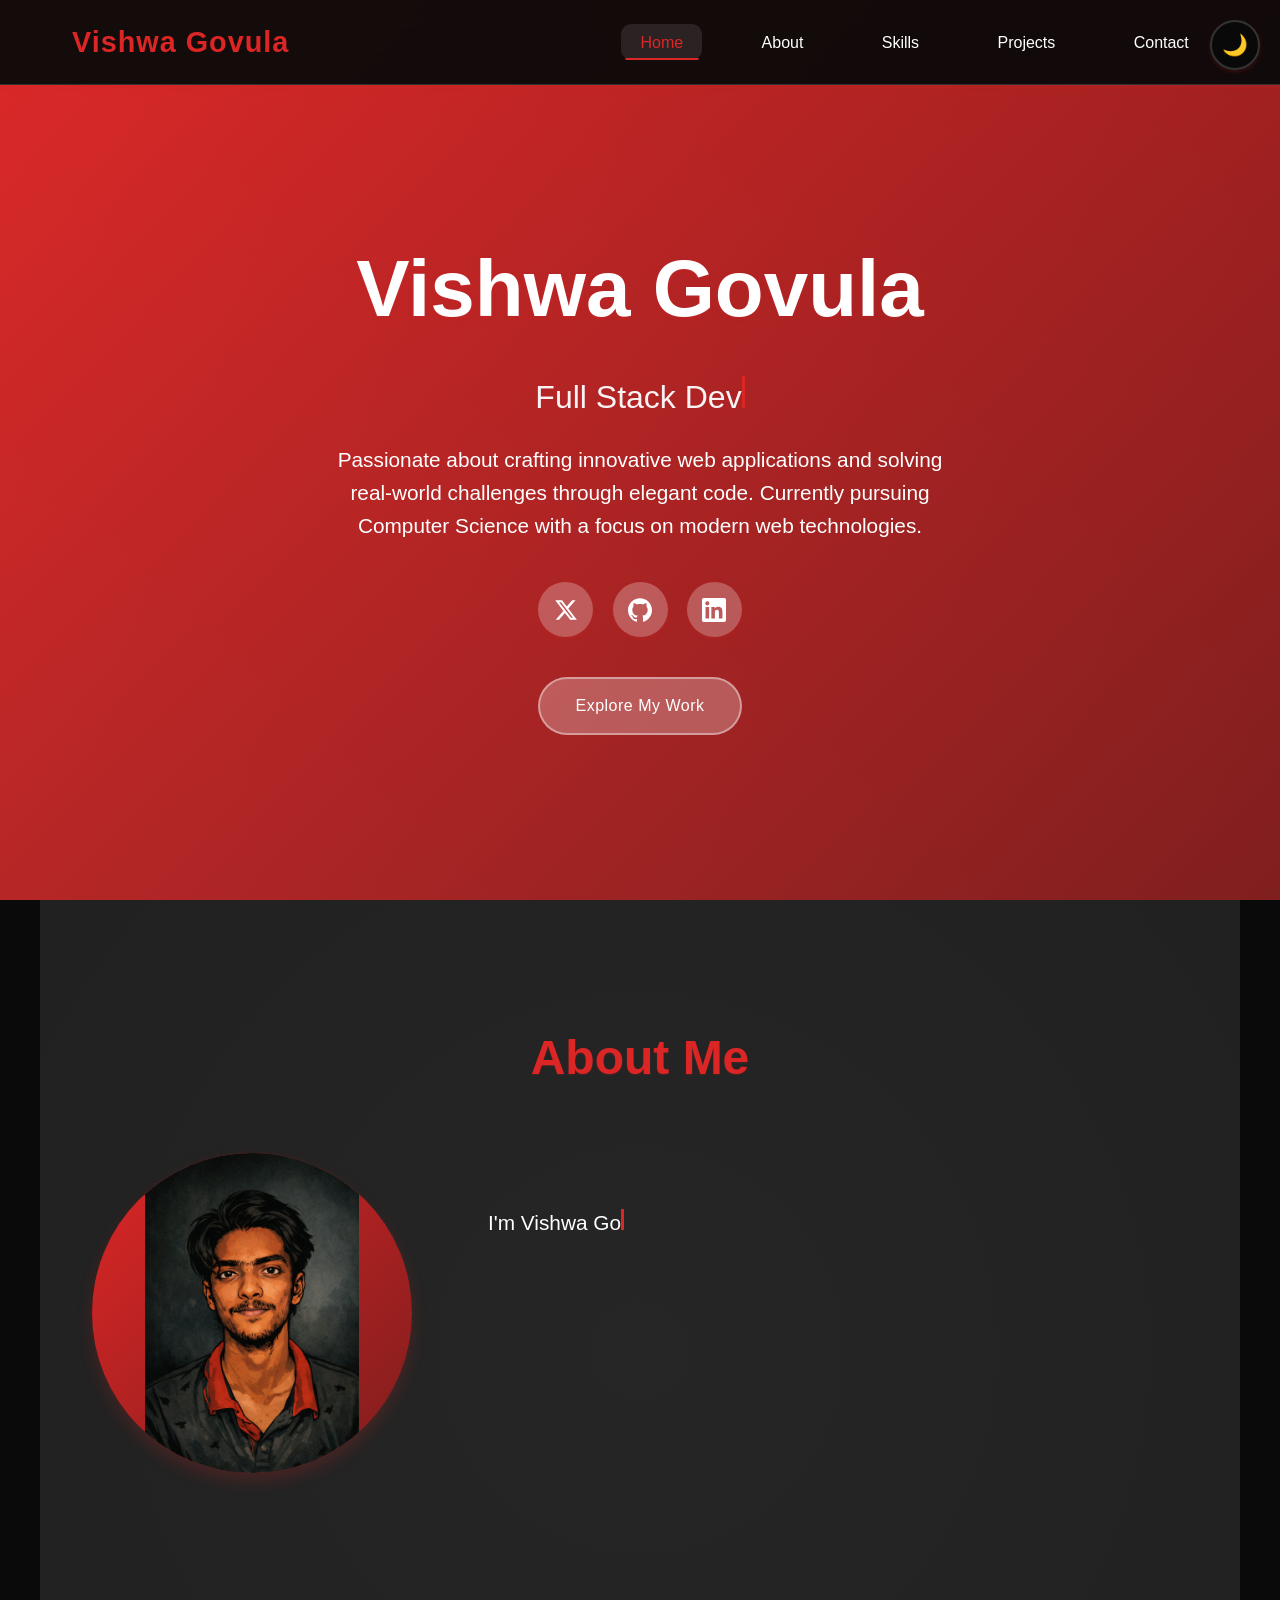
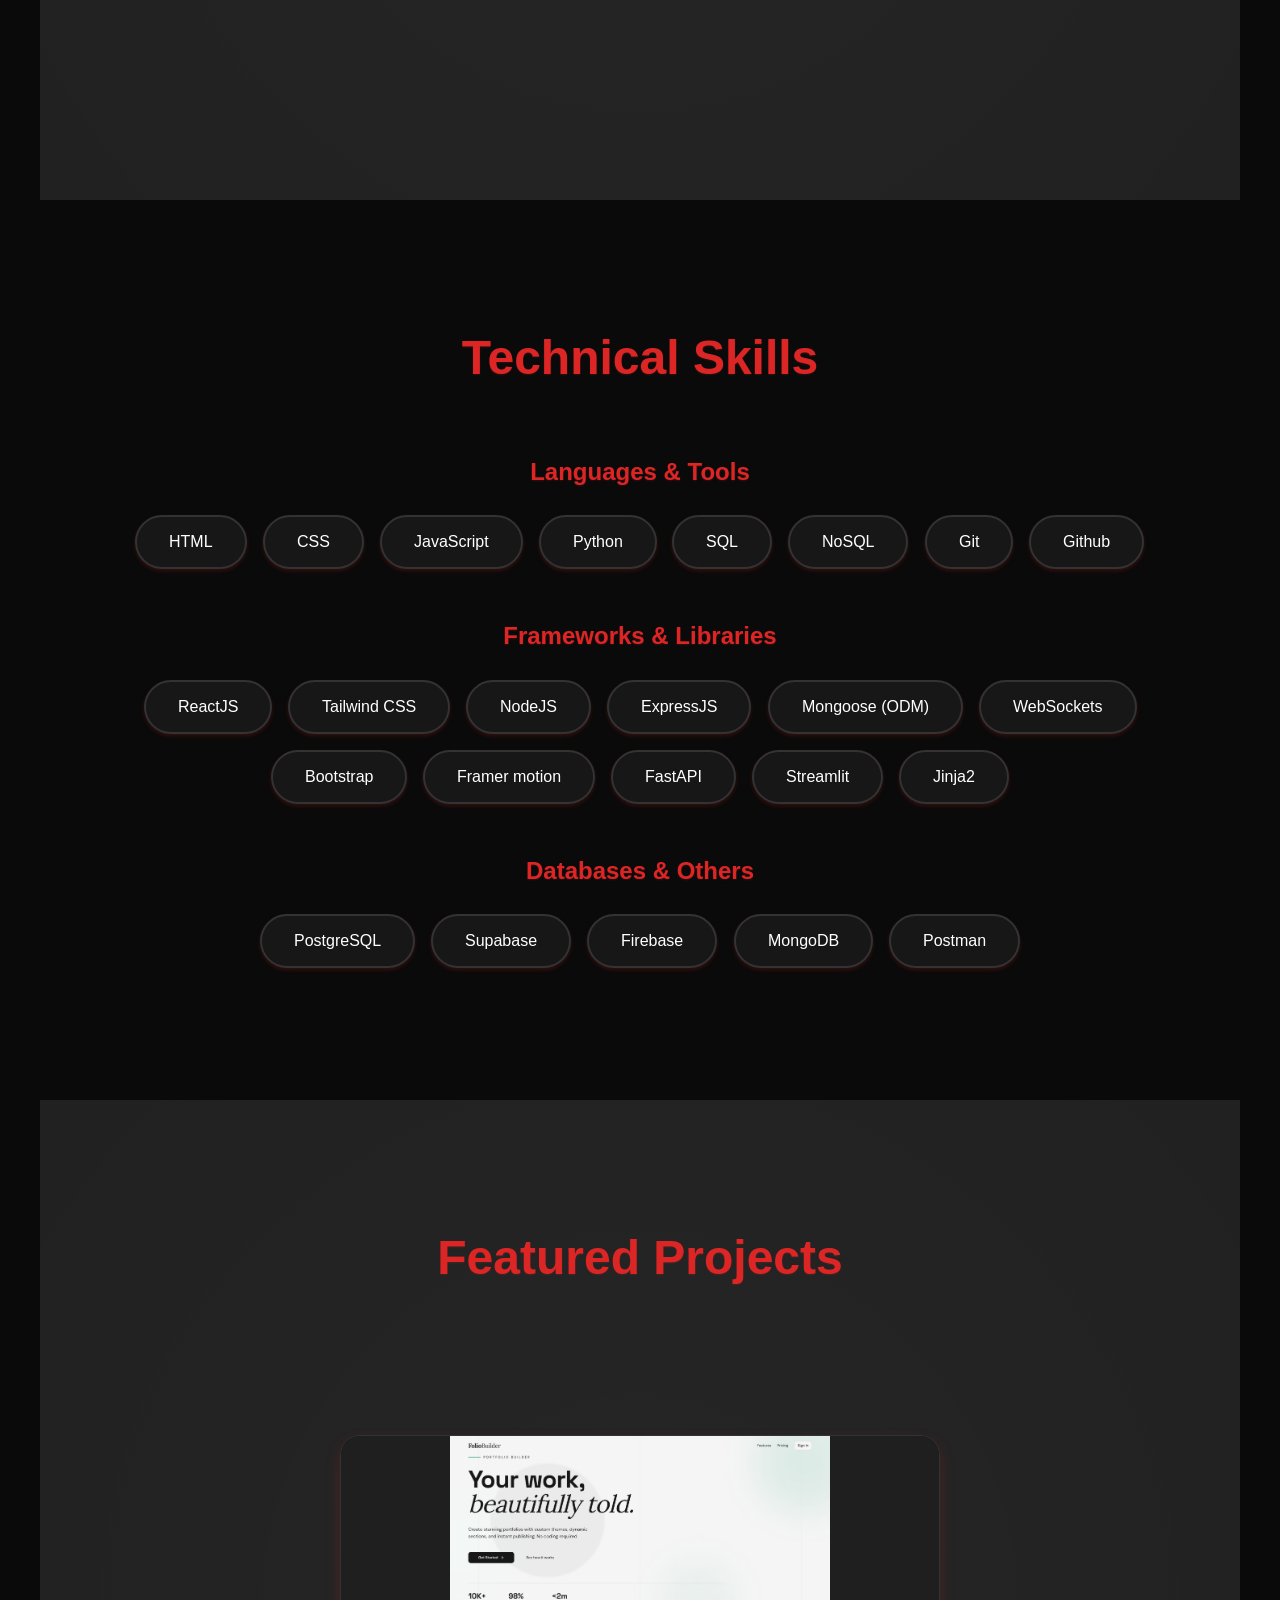
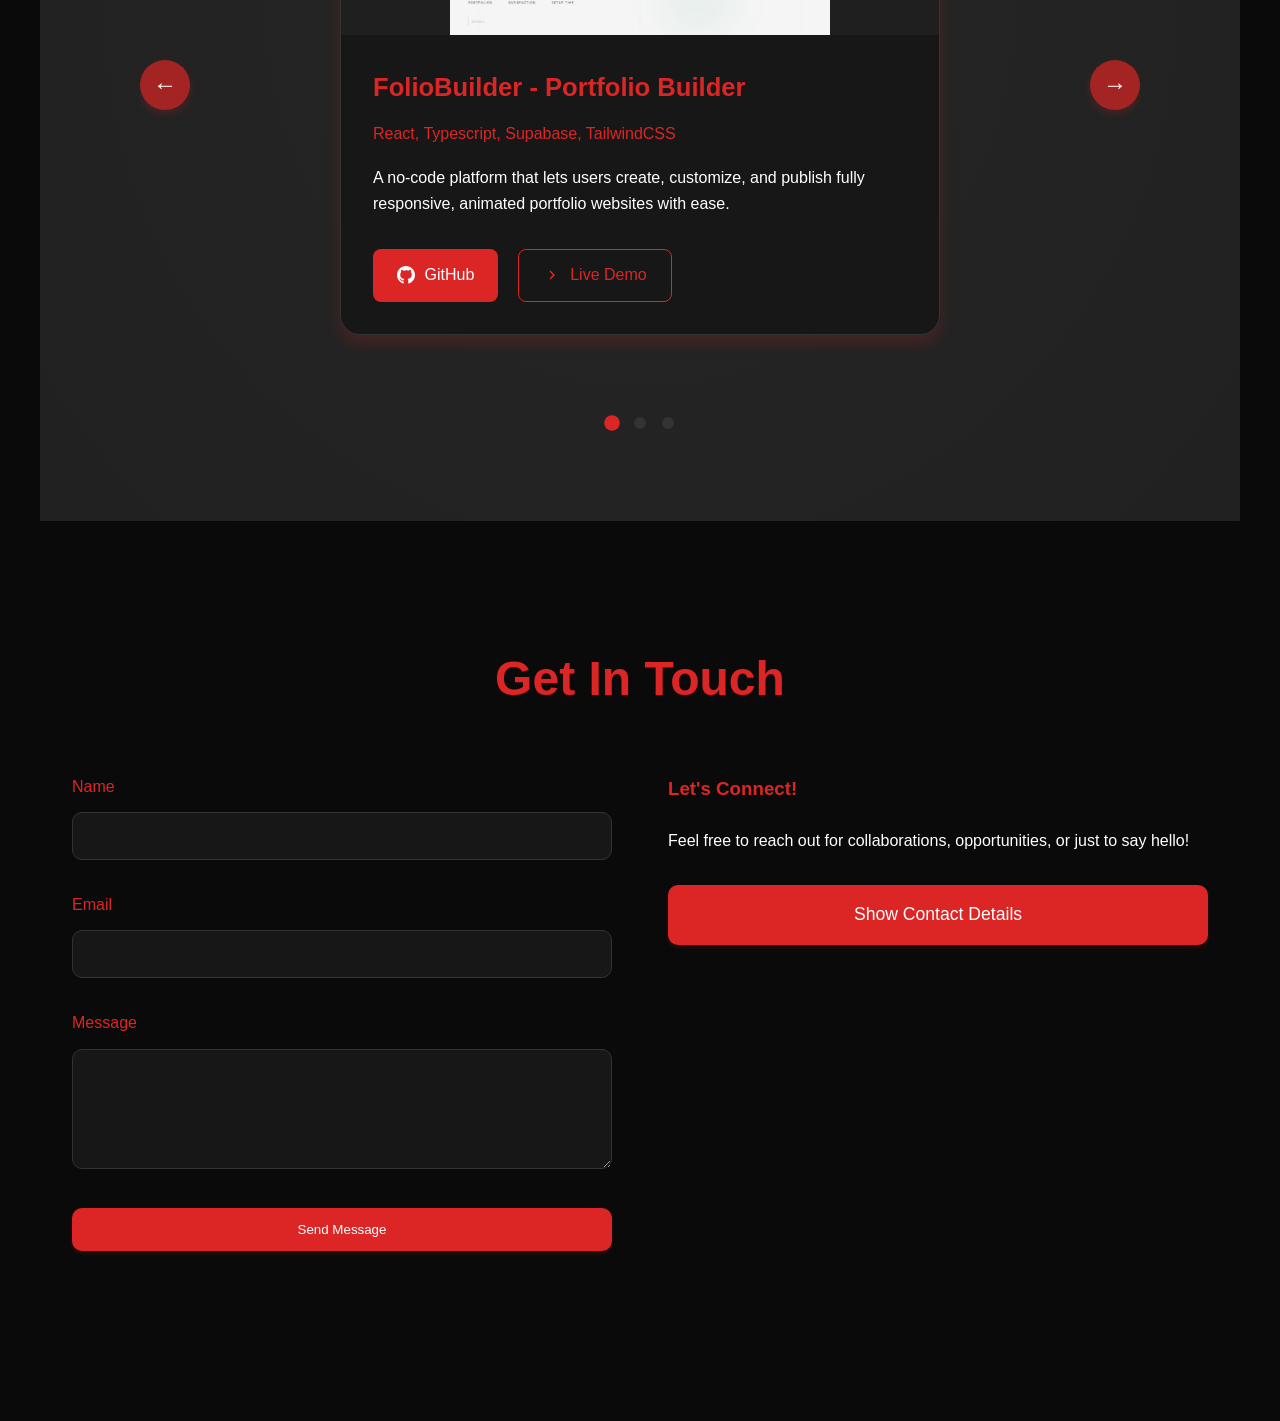
<file: index.html>
<!doctype html>
<html lang="en">
  <head>
    <meta charset="UTF-8" />
    <meta name="viewport" content="width=device-width, initial-scale=1.0" />
    <title>Vishwa Govula - Portfolio</title>
    <link rel="stylesheet" href="style.css" />
    <link rel="shortcut icon" href="./favicon.jpg" type="image/x-icon" />
  </head>
  <body>
    <!-- Preloader -->
    <div id="preloader">
      <div class="pulse-ring"></div>
      <div class="spinner"></div>
    </div>

    <div class="scroll-indicator"></div>

    <nav>
      <div class="nav-container">
        <div class="logo">Vishwa Govula</div>
        <ul class="nav-links">
          <li><a href="#home" class="active">Home</a></li>
          <li><a href="#about">About</a></li>
          <li><a href="#skills">Skills</a></li>
          <li><a href="#projects">Projects</a></li>
          <li><a href="#contact">Contact</a></li>
        </ul>
      </div>
    </nav>

    <button class="theme-toggle" onclick="toggleTheme()">
      <span class="theme-icon">🌙</span>
    </button>

    <section id="home">
      <div class="hero-content">
        <h1>Vishwa Govula</h1>
        <div class="subtitle" id="roleTypingText"></div>
        <p>
          Passionate about crafting innovative web applications and solving
          real-world challenges through elegant code. Currently pursuing
          Computer Science with a focus on modern web technologies.
        </p>

        <div class="social-links">
          <a
            href="https://x.com/F1Vishwa"
            target="_blank"
            class="social-link"
            title="Twitter"
          >
            <svg width="24" height="24" viewBox="0 0 24 24" fill="currentColor">
              <path
                d="M18.244 2.25h3.308l-7.227 8.26 8.502 11.24H16.17l-5.214-6.817L4.99 21.75H1.68l7.73-8.835L1.254 2.25H8.08l4.713 6.231zm-1.161 17.52h1.833L7.084 4.126H5.117z"
              />
            </svg>
          </a>

          <a
            href="https://github.com/Wreck7"
            target="_blank"
            class="social-link"
            title="Github"
          >
            <svg
              xmlns="http://www.w3.org/2000/svg"
              width="24"
              height="24"
              fill="currentColor"
              viewBox="0 0 24 24"
            >
              <path
                d="M12 0.297C5.373 0.297 0 5.67 0 12.297c0 5.286 3.438 9.773 8.205 11.387.6.113.82-.26.82-.577 0-.285-.01-1.04-.015-2.04-3.338.726-4.042-1.61-4.042-1.61-.546-1.387-1.333-1.757-1.333-1.757-1.09-.745.082-.729.082-.729 1.205.085 1.84 1.237 1.84 1.237 1.07 1.834 2.807 1.304 3.492.997.108-.776.418-1.304.762-1.603-2.665-.304-5.467-1.332-5.467-5.931 0-1.31.469-2.381 1.236-3.221-.124-.303-.536-1.524.117-3.176 0 0 1.008-.322 3.3 1.23.957-.266 1.984-.399 3.003-.404 1.02.005 2.047.138 3.006.404 2.289-1.552 3.295-1.23 3.295-1.23.655 1.653.243 2.874.12 3.176.77.84 1.234 1.911 1.234 3.221 0 4.61-2.807 5.624-5.48 5.921.43.371.823 1.103.823 2.222 0 1.606-.015 2.902-.015 3.293 0 .32.216.694.825.576C20.565 22.065 24 17.58 24 12.297 24 5.67 18.627 0.297 12 0.297z"
              />
            </svg>
          </a>

          <a
            href="https://www.linkedin.com/in/vishwa-govula-1b482a347/"
            target="_blank"
            class="social-link"
            title="LinkedIn"
          >
            <svg width="24" height="24" viewBox="0 0 24 24" fill="currentColor">
              <path
                d="M20.447 20.452h-3.554v-5.569c0-1.328-.027-3.037-1.852-3.037-1.853 0-2.136 1.445-2.136 2.939v5.667H9.351V9h3.414v1.561h.046c.477-.9 1.637-1.85 3.37-1.85 3.601 0 4.267 2.37 4.267 5.455v6.286zM5.337 7.433c-1.144 0-2.063-.926-2.063-2.065 0-1.138.92-2.063 2.063-2.063 1.14 0 2.064.925 2.064 2.063 0 1.139-.925 2.065-2.064 2.065zm1.782 13.019H3.555V9h3.564v11.452zM22.225 0H1.771C.792 0 0 .774 0 1.729v20.542C0 23.227.792 24 1.771 24h20.451C23.2 24 24 23.227 24 22.271V1.729C24 .774 23.2 0 22.222 0h.003z"
              />
            </svg>
          </a>
        </div>

        <a href="#projects" class="cta-button">Explore My Work</a>
      </div>
    </section>

    <section id="about">
      <h2 class="section-title">About Me</h2>
      <div class="about-content">
        <img src="./ai_photo.jpeg" alt="Vishwa Govula" class="about-image" />
        <div class="about-text">
          <div class="typing-text" id="typingText"></div>
        </div>
      </div>
    </section>

    <section id="skills">
      <h2 class="section-title">Technical Skills</h2>
      <div class="skills-container">
        <div class="skill-category">
          <h3 class="category-title">Languages & Tools</h3>
          <div class="skills-grid">
            <button class="skill-button">HTML</button>
            <button class="skill-button">CSS</button>
            <button class="skill-button">JavaScript</button>
            <button class="skill-button">Python</button>
            <button class="skill-button">SQL</button>
            <button class="skill-button">NoSQL</button>
            <button class="skill-button">Git</button>
            <button class="skill-button">Github</button>
          </div>
        </div>

        <div class="skill-category">
          <h3 class="category-title">Frameworks & Libraries</h3>
          <div class="skills-grid">
            <button class="skill-button">ReactJS</button>
            <button class="skill-button">Tailwind CSS</button>
            <button class="skill-button">NodeJS</button>
            <button class="skill-button">ExpressJS</button>
            <button class="skill-button">Mongoose (ODM)</button>
            <button class="skill-button">WebSockets</button>
            <button class="skill-button">Bootstrap</button>
            <button class="skill-button">Framer motion</button>
            <button class="skill-button">FastAPI</button>
            <button class="skill-button">Streamlit</button>
            <button class="skill-button">Jinja2</button>
          </div>
        </div>

        <div class="skill-category">
          <h3 class="category-title">Databases & Others</h3>
          <div class="skills-grid">
            <button class="skill-button">PostgreSQL</button>
            <button class="skill-button">Supabase</button>
            <button class="skill-button">Firebase</button>
            <button class="skill-button">MongoDB</button>
            <button class="skill-button">Postman</button>
          </div>
        </div>
      </div>
    </section>

    <section id="projects">
      <h2 class="section-title">Featured Projects</h2>
      <div class="projects-container">
        <div class="carousel">
          <div class="carousel-inner">
            <div class="project-slide active">
              <div class="project-card">
                <div class="project-image">
                  <img src="./foliobuilder.png" alt="FolioBuilder" />
                </div>
                <div class="project-content">
                  <h3 class="project-title">
                    FolioBuilder - Portfolio Builder
                  </h3>
                  <div class="project-tech">React, Typescript, Supabase, TailwindCSS</div>
                  <p class="project-description">
                    A no-code platform that lets users create, customize, and
                    publish fully responsive, animated portfolio websites with
                    ease.
                  </p>
                  <div class="project-links">
                    <a
                      href="https://github.com/Wreck7/project-nova"
                      class="project-link"
                      target="_blank"
                    >
                      <svg
                        width="18"
                        height="18"
                        viewBox="0 0 24 24"
                        fill="currentColor"
                      >
                        <path
                          d="M12 0C5.374 0 0 5.373 0 12 0 17.302 3.438 21.8 8.207 23.387c.599.111.793-.261.793-.577v-2.234c-3.338.726-4.033-1.416-4.033-1.416-.546-1.387-1.333-1.756-1.333-1.756-1.089-.745.083-.729.083-.729 1.205.084 1.839 1.237 1.839 1.237 1.07 1.834 2.807 1.304 3.492.997.107-.775.418-1.305.762-1.604-2.665-.305-5.467-1.334-5.467-5.931 0-1.311.469-2.381 1.236-3.221-.124-.303-.535-1.524.117-3.176 0 0 1.008-.322 3.301 1.23A11.509 11.509 0 0112 5.803c1.02.005 2.047.138 3.006.404 2.291-1.552 3.297-1.23 3.297-1.23.653 1.653.242 2.874.118 3.176.77.84 1.235 1.911 1.235 3.221 0 4.609-2.807 5.624-5.479 5.921.43.372.823 1.102.823 2.222v3.293c0 .319.192.694.801.576C20.566 21.797 24 17.3 24 12c0-6.627-5.373-12-12-12z"
                        />
                      </svg>
                      GitHub
                    </a>
                    <a
                      href="https://foliobuilder.lovable.app"
                      class="project-link secondary"
                    >
                      <svg
                        width="18"
                        height="18"
                        viewBox="0 0 24 24"
                        fill="currentColor"
                      >
                        <path
                          d="M10 6L8.59 7.41 13.17 12l-4.58 4.59L10 18l6-6z"
                        />
                      </svg>
                      Live Demo
                    </a>
                  </div>
                </div>
              </div>
            </div>
            <div class="project-slide">
              <div class="project-card">
                <div class="project-image">
                  <img src="./Wblog.png" alt="WBlog" />
                </div>
                <div class="project-content">
                  <h3 class="project-title">WBlog - Retro-Styled Blogging</h3>
                  <div class="project-tech">
                    JavaScript, Python, ReactJS, FastAPI, Supabase, TailwindCSS
                  </div>
                  <p class="project-description">
                    Wblog - a retro-inspired blogging platform that blends
                    vintage web charm with modern simplicity for effortless
                    storytelling.
                  </p>
                  <div class="project-links">
                    <a
                      href="https://github.com/Wreck7/Wblog_fe"
                      target="_blank"
                      class="project-link"
                    >
                      <svg
                        width="18"
                        height="18"
                        viewBox="0 0 24 24"
                        fill="currentColor"
                      >
                        <path
                          d="M12 0C5.374 0 0 5.373 0 12 0 17.302 3.438 21.8 8.207 23.387c.599.111.793-.261.793-.577v-2.234c-3.338.726-4.033-1.416-4.033-1.416-.546-1.387-1.333-1.756-1.333-1.756-1.089-.745.083-.729.083-.729 1.205.084 1.839 1.237 1.839 1.237 1.07 1.834 2.807 1.304 3.492.997.107-.775.418-1.305.762-1.604-2.665-.305-5.467-1.334-5.467-5.931 0-1.311.469-2.381 1.236-3.221-.124-.303-.535-1.524.117-3.176 0 0 1.008-.322 3.301 1.23A11.509 11.509 0 0112 5.803c1.02.005 2.047.138 3.006.404 2.291-1.552 3.297-1.23 3.297-1.23.653 1.653.242 2.874.118 3.176.77.84 1.235 1.911 1.235 3.221 0 4.609-2.807 5.624-5.479 5.921.43.372.823 1.102.823 2.222v3.293c0 .319.192.694.801.576C20.566 21.797 24 17.3 24 12c0-6.627-5.373-12-12-12z"
                        />
                      </svg>
                      GitHub
                    </a>
                    <a
                      href="https://wblog-fe.vercel.app/"
                      class="project-link secondary"
                      target="_blank"
                    >
                      <svg
                        width="18"
                        height="18"
                        viewBox="0 0 24 24"
                        fill="currentColor"
                      >
                        <path
                          d="M10 6L8.59 7.41 13.17 12l-4.58 4.59L10 18l6-6z"
                        />
                      </svg>
                      Live Demo
                    </a>
                  </div>
                </div>
              </div>
            </div>

            <div class="project-slide">
              <div class="project-card">
                <div class="project-image">
                  <img src="./cryptosim.png" alt="CryptoSim" />
                </div>
                <div class="project-content">
                  <h3 class="project-title">CryptoSim – Trading Simulator</h3>
                  <div class="project-tech">
                    React, Typescript, Python, FastAPI, Supabase
                  </div>
                  <p class="project-description">
                    CryptoSim lets users simulate crypto trading with real-time
                    data, track portfolios, and learn investing without risks.
                  </p>
                  <div class="project-links">
                    <a
                      href="https://github.com/Wreck7/cryptoview-dashboard"
                      class="project-link"
                      target="_blank"
                    >
                      <svg
                        width="18"
                        height="18"
                        viewBox="0 0 24 24"
                        fill="currentColor"
                      >
                        <path
                          d="M12 0C5.374 0 0 5.373 0 12 0 17.302 3.438 21.8 8.207 23.387c.599.111.793-.261.793-.577v-2.234c-3.338.726-4.033-1.416-4.033-1.416-.546-1.387-1.333-1.756-1.333-1.756-1.089-.745.083-.729.083-.729 1.205.084 1.839 1.237 1.839 1.237 1.07 1.834 2.807 1.304 3.492.997.107-.775.418-1.305.762-1.604-2.665-.305-5.467-1.334-5.467-5.931 0-1.311.469-2.381 1.236-3.221-.124-.303-.535-1.524.117-3.176 0 0 1.008-.322 3.301 1.23A11.509 11.509 0 0112 5.803c1.02.005 2.047.138 3.006.404 2.291-1.552 3.297-1.23 3.297-1.23.653 1.653.242 2.874.118 3.176.77.84 1.235 1.911 1.235 3.221 0 4.609-2.807 5.624-5.479 5.921.43.372.823 1.102.823 2.222v3.293c0 .319.192.694.801.576C20.566 21.797 24 17.3 24 12c0-6.627-5.373-12-12-12z"
                        />
                      </svg>
                      GitHub
                    </a>
                    <a
                      href="https://cryptosim-frontend.lovable.app"
                      target="_blank"
                      class="project-link secondary"
                    >
                      <svg
                        width="18"
                        height="18"
                        viewBox="0 0 24 24"
                        fill="currentColor"
                      >
                        <path
                          d="M10 6L8.59 7.41 13.17 12l-4.58 4.59L10 18l6-6z"
                        />
                      </svg>
                      Live Demo
                    </a>
                  </div>
                </div>
              </div>
            </div>
          </div>
          <div class="carousel-controls">
            <button class="carousel-btn prev">←</button>
            <button class="carousel-btn next">→</button>
          </div>
        </div>
        <div class="carousel-dots">
          <span class="carousel-dot active"></span>
          <span class="carousel-dot"></span>
          <span class="carousel-dot"></span>
        </div>
      </div>
    </section>

    <section id="contact">
      <h2 class="section-title">Get In Touch</h2>
      <div class="contact-container">
        <form class="contact-form">
          <div class="form-group">
            <label for="name">Name</label>
            <input type="text" id="name" name="name" required />
          </div>
          <div class="form-group">
            <label for="email">Email</label>
            <input type="email" id="email" name="email" required />
          </div>
          <div class="form-group">
            <label for="message">Message</label>
            <textarea id="message" name="message" rows="5" required></textarea>
          </div>
          <button type="submit" class="submit-btn">Send Message</button>
        </form>

        <div class="contact-info-section">
          <h3
            style="
              color: var(--accent-color);
              margin-bottom: 1.5rem;
              animation: fadeInUp 1s ease-out;
            "
          >
            Let's Connect!
          </h3>
          <p
            style="
              margin-bottom: 2rem;
              opacity: 0.85;
              animation: fadeInUp 1s ease-out 0.2s both;
            "
          >
            Feel free to reach out for collaborations, opportunities, or just to
            say hello!
          </p>

          <button class="contact-reveal-btn" onclick="toggleContactDetails()">
            <span id="contactBtnText">Show Contact Details</span>
          </button>

          <div class="contact-details" id="contactDetails">
            <div class="contact-item">
              <svg
                width="24"
                height="24"
                viewBox="0 0 24 24"
                fill="var(--accent-color)"
              >
                <path
                  d="M20 4H4c-1.1 0-1.99.9-1.99 2L2 18c0 1.1.9 2 2 2h16c1.1 0 2-.9 2-2V6c0-1.1-.9-2-2-2zm0 4l-8 5-8-5V6l8 5 8-5v2z"
                />
              </svg>
              <span>vishwagovula07@gmail.com</span>
            </div>
            <div class="contact-item">
              <svg
                width="24"
                height="24"
                viewBox="0 0 24 24"
                fill="var(--accent-color)"
              >
                <path
                  d="M6.62 10.79c1.44 2.83 3.76 5.14 6.59 6.59l2.2-2.2c.27-.27.67-.36 1.02-.24 1.12.37 2.33.57 3.57.57.55 0 1 .45 1 1V20c0 .55-.45 1-1 1-9.39 0-17-7.61-17-17 0-.55.45-1 1-1h3.5c.55 0 1 .45 1 1 0 1.25.2 2.45.57 3.57.11.35.03.74-.25 1.02l-2.2 2.2z"
                />
              </svg>
              <span>+91 9959888391</span>
            </div>
            <div class="contact-item">
              <svg
                width="24"
                height="24"
                viewBox="0 0 24 24"
                fill="var(--accent-color)"
              >
                <path
                  d="M12 2C8.13 2 5 5.13 5 9c0 5.25 7 13 7 13s7-7.75 7-13c0-3.87-3.13-7-7-7zm0 9.5c-1.38 0-2.5-1.12-2.5-2.5s1.12-2.5 2.5-2.5 2.5 1.12 2.5 2.5-1.12 2.5-2.5 2.5z"
                />
              </svg>
              <span>Hyderabad, Telangana, India</span>
            </div>
          </div>
        </div>
      </div>
    </section>
    <script src="./script.js"></script>
  </body>
</html>
</file>
<file: style.css>
* {
  margin: 0;
  padding: 0;
  box-sizing: border-box;
}

:root {
  --bg-color: #0a0a0a;
  --text-color: #ffffff;
  --accent-color: #dc2626;
  --secondary-color: #1f1f1f;
  --card-bg: #171717;
  --border-color: #333;
  --gradient: linear-gradient(135deg, #dc2626 0%, #7f1d1d 100%);
  --hover-color: #ef4444;
  --nav-bg: rgba(10, 10, 10, 0.95);
  --shadow-color: rgba(220, 38, 38, 0.2);
  --highlight-color: rgba(255, 255, 255, 0.1);
}

[data-theme="light"] {
  --bg-color: #ffffff;
  --text-color: #1a1a1a;
  --accent-color: #dc2626;
  --secondary-color: #f8f9fa;
  --card-bg: #ffffff;
  --border-color: #e5e7eb;
  --gradient: linear-gradient(135deg, #dc2626 0%, #7f1d1d 100%);
  --hover-color: #ef4444;
  --nav-bg: rgba(255, 255, 255, 0.95);
  --shadow-color: rgba(0, 0, 0, 0.1);
  --highlight-color: rgba(0, 0, 0, 0.05);
}

html {
  scroll-behavior: smooth;
}

body {
  font-family: "Inter", "Segoe UI", Tahoma, Geneva, Verdana, sans-serif;
  background-color: var(--bg-color);
  color: var(--text-color);
  line-height: 1.6;
  overflow-x: hidden;
  transition: all 0.3s ease;
}

/* Preloader container */
#preloader {
  position: fixed;
  top: 0;
  left: 0;
  width: 100%;
  height: 100%;
  background: radial-gradient(circle, #0d0d0d, #1a0000);
  display: flex;
  justify-content: center;
  align-items: center;
  z-index: 9999;
  transition: opacity 0.6s ease;
}

/* Pulse Ring Animation */
.pulse-ring {
  position: absolute;
  width: 200px;
  height: 200px;
  border: 4px solid rgba(255, 0, 0, 0.5);
  border-radius: 50%;
  animation: pulse 1.5s infinite ease-out;
  z-index: 1;
}

/* Spinner */
.spinner {
  width: 60px;
  height: 60px;
  border: 6px solid rgba(255, 0, 0, 0.2);
  border-top: 6px solid #ff1a1a;
  border-radius: 50%;
  animation: spin 1s linear infinite;
  z-index: 2;
}

/* Keyframes */
@keyframes spin {
  0% {
    transform: rotate(0deg);
  }
  100% {
    transform: rotate(360deg);
  }
}

@keyframes pulse {
  0% {
    transform: scale(0.9);
    opacity: 0.7;
  }
  70% {
    transform: scale(1.3);
    opacity: 0;
  }
  100% {
    opacity: 0;
  }
}

/* Navigation */
nav {
  position: fixed;
  top: 0;
  width: 100%;
  background: var(--nav-bg);
  backdrop-filter: blur(12px);
  z-index: 1000;
  padding: 1.2rem 0;
  transition: all 0.4s ease;
  border-bottom: 1px solid var(--border-color);
  box-shadow: 0 2px 4px var(--shadow-color);
}

.nav-container {
  max-width: 1200px;
  margin: 0 auto;
  display: flex;
  justify-content: space-between;
  align-items: center;
  padding: 0 2rem;
}

.logo {
  font-size: 1.8rem;
  font-weight: 700;
  color: var(--accent-color);
  letter-spacing: 1px;
  position: relative;
  display: inline-block;
  transition: transform 0.3s ease;
}

.logo::after {
  content: "";
  position: absolute;
  left: 0;
  bottom: -4px;
  width: 0;
  height: 2px;
  background-color: currentColor; /* same color as text */
  transition: width 0.3s ease;
}

.logo:hover {
  transform: scale(1.05);
}

.logo:hover::after {
  width: 100%;
}

.nav-links {
  display: flex;
  list-style: none;
  gap: 2.5rem;
}

.nav-links a {
  color: var(--text-color);
  text-decoration: none;
  position: relative;
  transition: all 0.3s ease;
  padding: 0.6rem 1.2rem;
  border-radius: 10px;
  font-weight: 500;
}

.nav-links a:hover,
.nav-links a.active {
  color: var(--accent-color);
  background: var(--highlight-color);
  transform: translateY(-2px);
}

.nav-links a::after {
  content: "";
  position: absolute;
  bottom: 0;
  left: 50%;
  width: 0;
  height: 2px;
  background: var(--accent-color);
  transition: all 0.4s ease;
  transform: translateX(-50%);
}

.nav-links a.active::after,
.nav-links a:hover::after {
  width: 90%;
}

/* Theme Toggle */
.theme-toggle {
  position: fixed;
  top: 20px;
  right: 20px;
  background: var(--nav-bg);
  backdrop-filter: blur(12px);
  border: 2px solid var(--border-color);
  border-radius: 50%;
  width: 50px;
  height: 50px;
  cursor: pointer;
  display: flex;
  align-items: center;
  justify-content: center;
  transition: all 0.4s ease;
  z-index: 1001;
  box-shadow: 0 2px 4px var(--shadow-color);
}

.theme-toggle:hover {
  transform: scale(1.1);
  border-color: var(--accent-color);
  box-shadow: 0 4px 8px var(--shadow-color);
}

.theme-icon {
  font-size: 1.3rem;
  transition: transform 0.5s ease;
}

.theme-toggle:hover .theme-icon {
  transform: rotate(180deg);
}

/* Sections */
section {
  min-height: 100vh;
  padding: 120px 2rem 60px;
  max-width: 1200px;
  margin: 0 auto;
  opacity: 0;
  transform: translateY(60px);
  transition: all 1s ease-out;
}

section.visible {
  opacity: 1;
  transform: translateY(0);
}

/* Home Section */
#home {
  display: flex;
  align-items: center;
  justify-content: center;
  text-align: center;
  background: var(--gradient);
  background-attachment: fixed;
  color: white;
  margin: 0;
  max-width: 100%;
  position: relative;
  overflow: hidden;
}

#home::before {
  content: "";
  position: absolute;
  top: 0;
  left: 0;
  width: 100%;
  height: 100%;
  background: linear-gradient(45deg, rgba(255, 255, 255, 0.1), transparent);
  opacity: 0.2;
  z-index: 0;
}

.hero-content {
  position: relative;
  z-index: 1;
}

.hero-content h1 {
  font-size: clamp(3rem, 9vw, 5rem);
  margin-bottom: 1.2rem;
  animation: slideInDown 1.2s ease-out;
  text-shadow: 0 2px 4px var(--shadow-color);
}

.hero-content .subtitle {
  font-size: clamp(1.4rem, 5vw, 2rem);
  margin-bottom: 1.2rem;
  animation: slideInUp 1.2s ease-out 0.3s both;
  color: rgba(255, 255, 255, 0.95);
  font-weight: 500;
}

.hero-content p {
  font-size: clamp(1.1rem, 3.5vw, 1.3rem);
  margin-bottom: 2.5rem;
  animation: slideInUp 1.2s ease-out 0.6s both;
  max-width: 650px;
  margin-left: auto;
  margin-right: auto;
  opacity: 0.9;
}

.social-links {
  display: flex;
  gap: 1.2rem;
  justify-content: center;
  margin-bottom: 2.5rem;
  animation: slideInUp 1.2s ease-out 0.9s both;
}

.social-link {
  display: inline-flex;
  width: 55px;
  height: 55px;
  border-radius: 50%;
  background: rgba(255, 255, 255, 0.25);
  align-items: center;
  justify-content: center;
  transition: all 0.4s ease;
  text-decoration: none;
  color: white;
  font-size: 1.3rem;
  box-shadow: 0 2px 4px var(--shadow-color);
}

.social-link:hover {
  background: rgba(255, 255, 255, 0.35);
  transform: translateY(-6px) scale(1.15);
  box-shadow: 0 4px 8px var(--shadow-color);
}

.social-link svg {
  transition: all 0.7s ease;
}

.social-link:hover svg {
  transform: rotate(360deg);
}

/* .twitter-icon {
        transition: all 0.4s ease;
      }

      .social-link:hover .twitter-icon {
        transform: rotate(360deg);
      } */

.cta-button {
  display: inline-block;
  padding: 14px 35px;
  background: rgba(255, 255, 255, 0.25);
  color: white;
  text-decoration: none;
  border-radius: 35px;
  border: 2px solid rgba(255, 255, 255, 0.4);
  transition: all 0.4s ease;
  animation: slideInUp 1.2s ease-out 1.2s both;
  font-weight: 500;
  letter-spacing: 0.5px;
}

.cta-button:hover {
  background: rgba(255, 255, 255, 0.35);
  transform: translateY(-4px);
  box-shadow: 0 4px 8px var(--shadow-color);
}

/* About Section */
#about {
  background: var(--secondary-color);
  position: relative;
  overflow: hidden;
}

#about::before {
  content: "";
  position: absolute;
  top: -50%;
  left: -50%;
  width: 200%;
  height: 200%;
  background: radial-gradient(
    circle,
    var(--highlight-color) 0%,
    transparent 70%
  );
  opacity: 0.3;
  z-index: 0;
}

.section-title {
  font-size: 3rem;
  text-align: center;
  margin-bottom: 3.5rem;
  color: var(--accent-color);
  animation: fadeInUp 1s ease-out;
  text-shadow: 0 1px 2px var(--shadow-color);
  position: relative;
  z-index: 1;
}

.about-content {
  display: grid;
  grid-template-columns: 1fr 2fr;
  gap: 3.5rem;
  align-items: center;
  position: relative;
  z-index: 1;
}

.about-image {
  width: 320px;
  height: 320px;
  border-radius: 50%;
  object-fit: contain;
  background: var(--gradient);
  margin: 0 auto;
  transition: all 0.5s ease;
  box-shadow: 0 8px 16px var(--shadow-color);
}

.about-image:hover {
  transform: scale(1.05);
  box-shadow: 0 12px 24px var(--shadow-color);
}

.typing-text {
  font-size: 1.3rem;
  line-height: 1.9;
  min-height: 220px;
  position: relative;
  z-index: 1;
}

.cursor {
  display: inline-block;
  width: 3px;
  height: 1em;
  background: var(--accent-color);
  animation: blink 0.8s infinite;
}

/* Skills Section */
.skills-container {
  margin-top: 3rem;
}

.skill-category {
  margin-bottom: 3rem;
  opacity: 0;
  transform: translateY(40px);
  transition: all 1s ease-out;
}

.skill-category.animate {
  opacity: 1;
  transform: translateY(0);
}

.category-title {
  font-size: 1.5rem;
  color: var(--accent-color);
  margin-bottom: 1.5rem;
  text-align: center;
  animation: fadeInUp 1s ease-out;
  text-shadow: 0 1px 2px var(--shadow-color);
}

.skills-grid {
  display: flex;
  flex-wrap: wrap;
  gap: 1rem;
  justify-content: center;
  margin-bottom: 2.5rem;
}

.skill-button {
  background: var(--card-bg);
  border: 2px solid var(--border-color);
  color: var(--text-color);
  padding: 1rem 2rem;
  border-radius: 30px;
  cursor: pointer;
  transition: all 0.4s ease;
  font-size: 1rem;
  font-weight: 500;
  position: relative;
  overflow: hidden;
  opacity: 0;
  transform: scale(0.9);
  animation: popIn 0.6s ease-out forwards;
  box-shadow: 0 2px 4px var(--shadow-color);
}

.skill-button:nth-child(1) {
  animation-delay: 0.2s;
}
.skill-button:nth-child(2) {
  animation-delay: 0.3s;
}
.skill-button:nth-child(3) {
  animation-delay: 0.4s;
}
.skill-button:nth-child(4) {
  animation-delay: 0.5s;
}
.skill-button:nth-child(5) {
  animation-delay: 0.6s;
}
.skill-button:nth-child(6) {
  animation-delay: 0.7s;
}
.skill-button:nth-child(7) {
  animation-delay: 0.8s;
}
.skill-button:nth-child(8) {
  animation-delay: 0.9s;
}

.skill-button::before {
  content: "";
  position: absolute;
  top: 0;
  left: -100%;
  width: 100%;
  height: 100%;
  background: var(--gradient);
  transition: all 0.5s ease;
  z-index: -1;
}

.skill-button:hover {
  color: white;
  border-color: var(--accent-color);
  transform: translateY(-4px) scale(1.1);
  box-shadow: 0 6px 12px var(--shadow-color);
}

.skill-button:hover::before {
  left: 0;
}

/* Projects Section */
#projects {
  background: var(--secondary-color);
  position: relative;
  overflow: hidden;
}

#projects::before {
  content: "";
  position: absolute;
  top: -50%;
  right: -50%;
  width: 200%;
  height: 200%;
  background: radial-gradient(
    circle,
    var(--highlight-color) 0%,
    transparent 70%
  );
  opacity: 0.3;
  z-index: 0;
}

.projects-container {
  position: relative;
  z-index: 1;
  max-width: 1000px;
  margin: 0 auto;
  padding: 2rem 0;
}

.carousel {
  position: relative;
  width: 100%;
  height: 600px;
  overflow: hidden;
  perspective: 1000px;
}

.carousel-inner {
  display: flex;
  transition: transform 0.8s ease-in-out;
  width: 100%;
  height: 100%;
  position: absolute;
  top: 0;
  left: 0;
}

.project-slide {
  flex: 0 0 100%;
  display: flex;
  justify-content: center;
  align-items: center;
  transition: all 0.8s ease-in-out;
  opacity: 0.4;
  transform: scale(0.8) translateZ(-200px);
  filter: blur(5px);
}

.project-slide.active {
  opacity: 1;
  transform: scale(1) translateZ(0);
  filter: blur(0);
}

.project-card {
  background: var(--card-bg);
  border-radius: 20px;
  overflow: hidden;
  border: 1px solid var(--border-color);
  width: 80%;
  max-width: 600px;
  height: 500px;
  display: flex;
  flex-direction: column;
  box-shadow: 0 8px 16px var(--shadow-color);
  transition: all 0.5s ease;
}

.project-card:hover {
  transform: translateY(-10px);
  box-shadow: 0 16px 32px var(--shadow-color);
  border-color: var(--accent-color);
}

.project-image {
  height: 250px;
  position: relative;
  overflow: hidden;
  display: flex;
  align-items: center;
  justify-content: center;
  background: var(--secondary-color);
}

.project-image img {
  max-height: 100%;
  max-width: 100%;
  object-fit: contain;
  transition: transform 0.6s ease;
}

.project-card:hover .project-image img {
  transform: scale(1.1);
}

.project-image::before {
  content: "";
  position: absolute;
  top: 0;
  left: -100%;
  width: 100%;
  height: 100%;
  background: linear-gradient(
    90deg,
    transparent,
    rgba(255, 255, 255, 0.3),
    transparent
  );
  transition: all 0.8s ease;
}

.project-card:hover .project-image::before {
  left: 100%;
}

.project-content {
  padding: 2rem;
  display: flex;
  flex-direction: column;
  flex-grow: 1;
}

.project-title {
  font-size: 1.6rem;
  margin-bottom: 0.8rem;
  color: var(--accent-color);
  animation: fadeInUp 0.8s ease-out;
}

.project-tech {
  color: var(--accent-color);
  font-size: 1rem;
  margin-bottom: 1.2rem;
  font-weight: 500;
  animation: fadeInUp 0.8s ease-out 0.2s both;
}

.project-description {
  margin-bottom: 2rem;
  color: var(--text-color);
  opacity: 0.85;
  flex-grow: 1;
  animation: fadeInUp 0.8s ease-out 0.4s both;
  font-size: 1rem;
}

.project-links {
  display: flex;
  gap: 1.2rem;
  animation: fadeInUp 0.8s ease-out 0.6s both;
}

.project-link {
  display: inline-flex;
  align-items: center;
  gap: 0.6rem;
  padding: 0.8rem 1.5rem;
  background: var(--accent-color);
  color: white;
  text-decoration: none;
  border-radius: 8px;
  font-size: 1rem;
  transition: all 0.4s ease;
  font-weight: 500;
}

.project-link:hover {
  background: var(--hover-color);
  transform: translateY(-3px);
  box-shadow: 0 4px 8px var(--shadow-color);
}

.project-link.secondary {
  background: transparent;
  border: 1px solid var(--accent-color);
  color: var(--accent-color);
}

.project-link.secondary:hover {
  background: var(--accent-color);
  color: white;
}

.carousel-controls {
  position: absolute;
  top: 50%;
  width: 100%;
  display: flex;
  justify-content: space-between;
  transform: translateY(-50%);
  z-index: 2;
}

.carousel-btn {
  background: rgba(220, 38, 38, 0.7);
  border: none;
  color: white;
  font-size: 1.5rem;
  width: 50px;
  height: 50px;
  border-radius: 50%;
  cursor: pointer;
  transition: all 0.4s ease;
  display: flex;
  align-items: center;
  justify-content: center;
  box-shadow: 0 4px 8px var(--shadow-color);
}

.carousel-btn:hover {
  background: var(--accent-color);
  transform: scale(1.1);
}

.carousel-dots {
  display: flex;
  justify-content: center;
  gap: 1rem;
  margin-top: 2rem;
}

.carousel-dot {
  width: 12px;
  height: 12px;
  background: var(--border-color);
  border-radius: 50%;
  cursor: pointer;
  transition: all 0.3s ease;
}

.carousel-dot.active {
  background: var(--accent-color);
  transform: scale(1.3);
}

/* Contact Section */
.contact-container {
  display: grid;
  grid-template-columns: 1fr 1fr;
  gap: 3.5rem;
  align-items: start;
  position: relative;
  z-index: 1;
}

.contact-form {
  opacity: 0;
  transform: translateX(-60px);
  transition: all 1s ease-out;
}

.contact-form.animate {
  opacity: 1;
  transform: translateX(0);
}

.contact-info-section {
  opacity: 0;
  transform: translateX(60px);
  transition: all 1s ease-out;
}

.contact-info-section.animate {
  opacity: 1;
  transform: translateX(0);
}

.contact-reveal-btn {
  background: var(--accent-color);
  color: white;
  border: none;
  padding: 1.2rem 2.5rem;
  border-radius: 10px;
  cursor: pointer;
  font-size: 1.1rem;
  transition: all 0.4s ease;
  margin-bottom: 1.5rem;
  width: 100%;
  animation: slideInUp 1s ease-out;
  box-shadow: 0 2px 4px var(--shadow-color);
}

.contact-reveal-btn:hover {
  background: var(--hover-color);
  transform: translateY(-4px);
  box-shadow: 0 6px 12px var(--shadow-color);
}

.contact-details {
  display: none;
  background: var(--card-bg);
  padding: 2rem;
  border-radius: 16px;
  border: 1px solid var(--border-color);
  animation: slideDown 0.5s ease-out;
  box-shadow: 0 4px 8px var(--shadow-color);
}

.contact-details.show {
  display: block;
}

.contact-item {
  display: flex;
  align-items: center;
  gap: 0.8rem;
  margin-bottom: 1.2rem;
  padding: 0.8rem;
  background: var(--secondary-color);
  border-radius: 10px;
  opacity: 0;
  transform: translateY(30px);
  transition: all 0.6s ease-out;
  box-shadow: 0 2px 4px var(--shadow-color);
}

.contact-item.animate {
  opacity: 1;
  transform: translateY(0);
}

.contact-item:nth-child(1) {
  transition-delay: 0.2s;
}
.contact-item:nth-child(2) {
  transition-delay: 0.3s;
}
.contact-item:nth-child(3) {
  transition-delay: 0.4s;
}

.form-group {
  margin-bottom: 2rem;
  opacity: 0;
  transform: translateY(30px);
  transition: all 0.6s ease-out;
}

.form-group.animate {
  opacity: 1;
  transform: translateY(0);
}

.form-group:nth-child(1) {
  transition-delay: 0.2s;
}
.form-group:nth-child(2) {
  transition-delay: 0.3s;
}
.form-group:nth-child(3) {
  transition-delay: 0.4s;
}
.form-group:nth-child(4) {
  transition-delay: 0.5s;
}

.form-group label {
  display: block;
  margin-bottom: 0.8rem;
  color: var(--accent-color);
  font-weight: 500;
}

.form-group input,
.form-group textarea {
  width: 100%;
  padding: 14px;
  background: var(--card-bg);
  border: 1px solid var(--border-color);
  border-radius: 10px;
  color: var(--text-color);
  transition: all 0.4s ease;
  font-size: 1rem;
}

.form-group input:focus,
.form-group textarea:focus {
  outline: none;
  border-color: var(--accent-color);
  transform: scale(1.02);
  box-shadow: 0 2px 4px var(--shadow-color);
}

.submit-btn {
  background: var(--accent-color);
  color: white;
  padding: 14px 35px;
  border: none;
  border-radius: 10px;
  cursor: pointer;
  transition: all 0.4s ease;
  width: 100%;
  font-weight: 500;
  box-shadow: 0 2px 4px var(--shadow-color);
}

.submit-btn:hover {
  background: var(--hover-color);
  transform: translateY(-4px);
  box-shadow: 0 6px 12px var(--shadow-color);
}

/* Animations */
@keyframes slideInDown {
  from {
    opacity: 0;
    transform: translateY(-60px);
  }
  to {
    opacity: 1;
    transform: translateY(0);
  }
}

@keyframes slideInUp {
  from {
    opacity: 0;
    transform: translateY(60px);
  }
  to {
    opacity: 1;
    transform: translateY(0);
  }
}

@keyframes fadeInUp {
  from {
    opacity: 0;
    transform: translateY(40px);
  }
  to {
    opacity: 1;
    transform: translateY(0);
  }
}

@keyframes popIn {
  from {
    opacity: 0;
    transform: scale(0.9);
  }
  to {
    opacity: 1;
    transform: scale(1);
  }
}

@keyframes slideDown {
  from {
    opacity: 0;
    transform: translateY(-30px);
  }
  to {
    opacity: 1;
    transform: translateY(0);
  }
}

@keyframes blink {
  0%,
  50% {
    opacity: 1;
  }
  51%,
  100% {
    opacity: 0;
  }
}

/* Mobile Responsive */
@media (max-width: 768px) {
  .nav-links {
    display: none;
  }

  .about-content {
    grid-template-columns: 1fr;
    text-align: center;
  }

  .contact-container {
    grid-template-columns: 1fr;
  }

  .carousel {
    height: 450px;
  }

  .project-card {
    width: 90%;
    height: auto;
    min-height: 350px;
    padding: 1.5rem;
  }

  .project-image {
    display: none;
  }

  .project-content {
    padding: 1.5rem;
    justify-content: space-between;
  }

  .project-links {
    flex-direction: row;
    justify-content: center;
    gap: 1rem;
  }

  .project-link {
    flex: 1;
    text-align: center;
    padding: 0.7rem 1rem;
    font-size: 0.9rem;
  }

  .carousel-btn {
    width: 40px;
    height: 40px;
    font-size: 1.2rem;
  }

  .theme-toggle {
    top: 15px;
    right: 15px;
    width: 45px;
    height: 45px;
  }

  .skills-grid {
    gap: 0.8rem;
  }

  .skill-button {
    padding: 0.8rem 1.5rem;
    font-size: 0.9rem;
  }

  .about-image {
    width: 280px;
    height: 280px;
  }

  .hero-content h1 {
    font-size: clamp(2.5rem, 8vw, 4rem);
  }

  .section-title {
    font-size: 2.5rem;
  }
}
@media (max-width: 480px) {
  .carousel {
    height: 400px;
  }

  .project-card {
    width: 95%;
    min-height: 300px;
  }

  .project-title {
    font-size: 1.4rem;
  }

  .typing-text {
    font-size: 1.1rem;
  }
  .project-tech,
  .project-description,
  .project-link {
    font-size: 0.9rem;
  }

  .project-content {
    padding: 1.2rem;
  }

  .project-links {
    flex-direction: column;
    gap: 0.8rem;
  }

  .project-link {
    padding: 0.6rem 0.8rem;
    font-size: 0.85rem;
  }

  .carousel-btn {
    width: 35px;
    height: 35px;
    font-size: 1rem;
  }

  .carousel-dot {
    width: 10px;
    height: 10px;
  }
}

/* Scroll indicator */
.scroll-indicator {
  position: fixed;
  top: 0;
  left: 0;
  width: 0%;
  height: 4px;
  background: var(--accent-color);
  z-index: 1002;
  transition: width 0.4s ease;
  box-shadow: 0 2px 4px var(--shadow-color);
}
</file>
